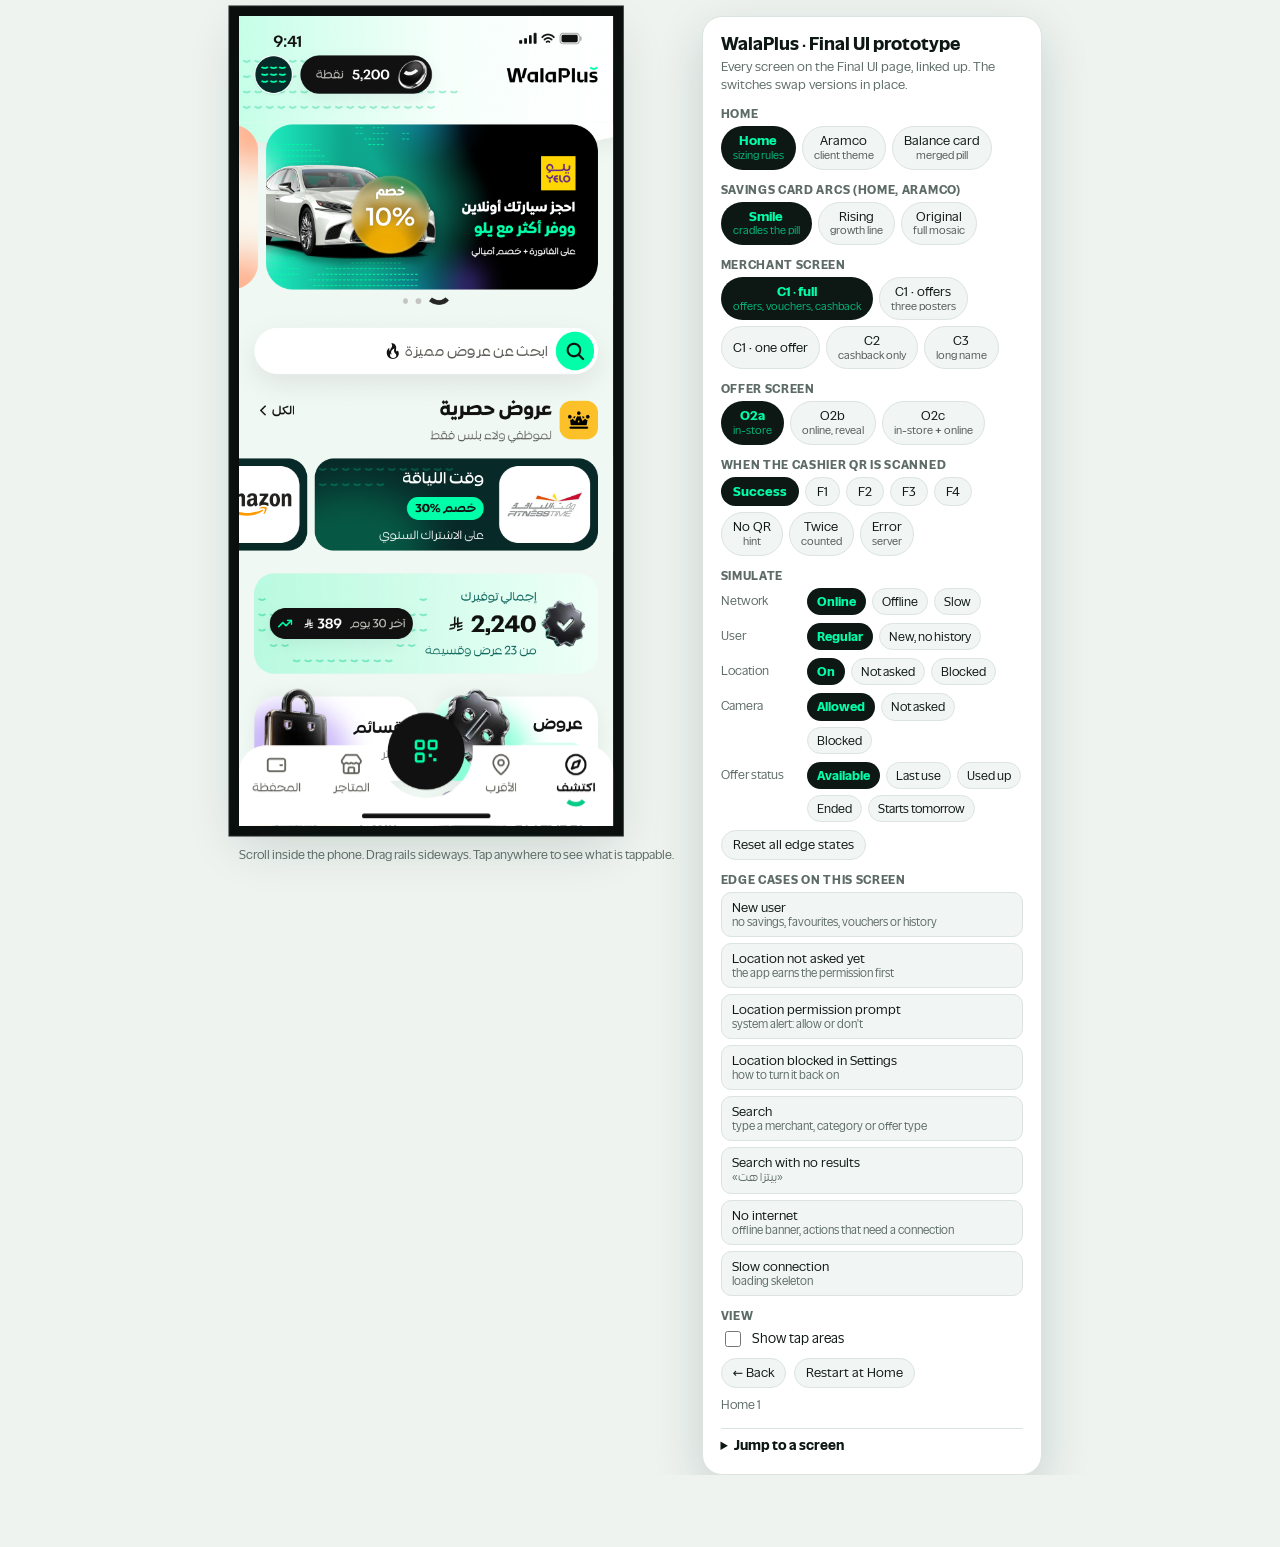
<file: index.html>
<!doctype html>
<html lang="en">
<head>
<meta charset="utf-8">
<meta name="viewport" content="width=device-width, initial-scale=1">
<title>WalaPlus prototype</title>
<meta http-equiv="refresh" content="0; url=prototype/site/">
<link rel="canonical" href="prototype/site/">
</head>
<body><a href="prototype/site/">Open the WalaPlus Final UI prototype</a></body>
</html>
</file>
